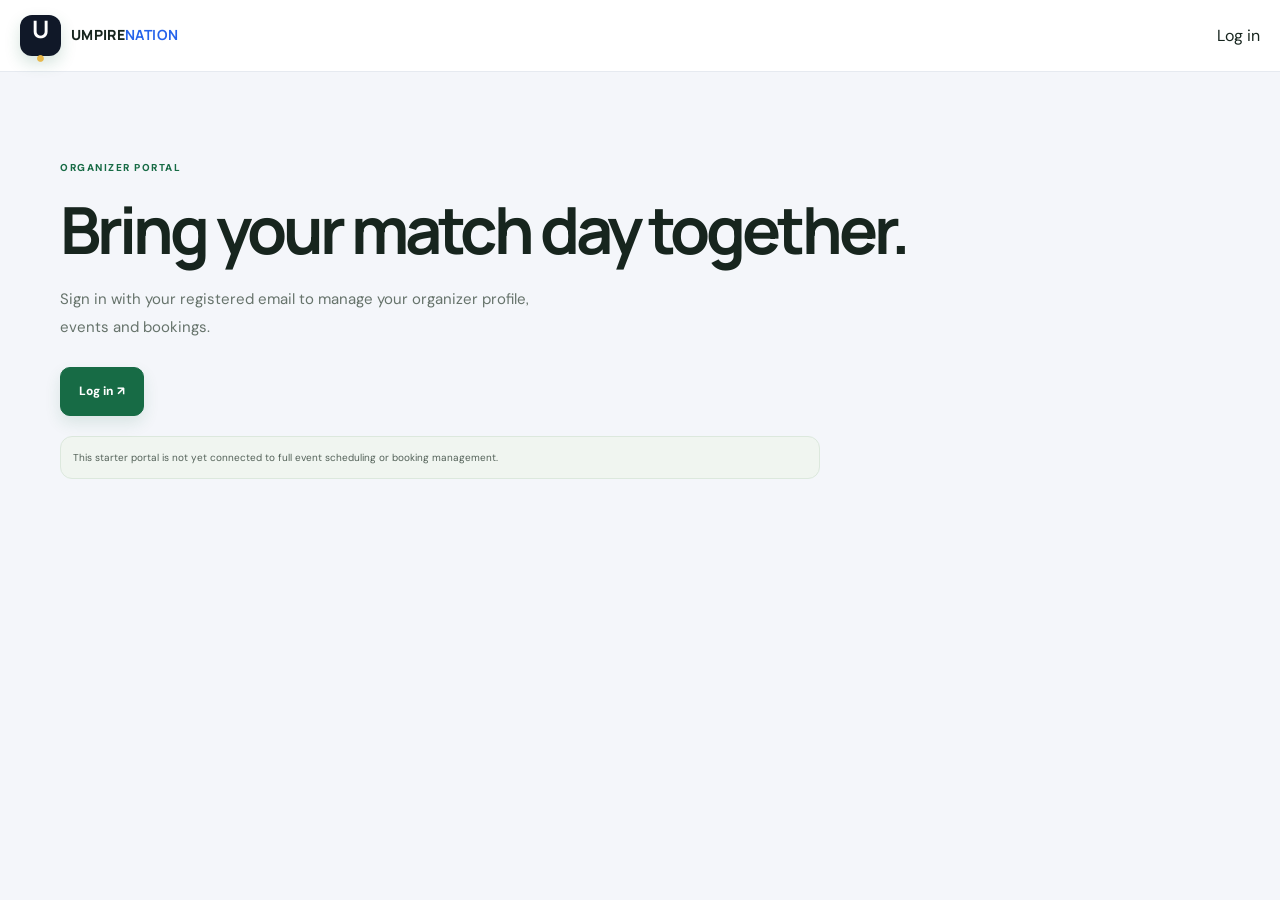
<file: organizer-dashboard.html>
<!doctype html><html lang="en"><head><meta charset="utf-8"><meta name="viewport" content="width=device-width,initial-scale=1"><title>Organizer portal | UMPIRENATION</title><link rel="stylesheet" href="style.css"></head><body class="dash"><header class="dash-header"><a class="brand" href="index.html"><b class="logo">U<span>•</span></b><span>UMPIRE<strong>NATION</strong></span></a><a href="login.html">Log in</a></header><main class="wrap section"><div class="eyebrow">ORGANIZER PORTAL</div><h1>Bring your match day together.</h1><p class="lead">Sign in with your registered email to manage your organizer profile, events and bookings.</p><a class="btn" href="login.html">Log in ↗</a><div class="note">This starter portal is not yet connected to full event scheduling or booking management.</div></main></body></html>
</file>
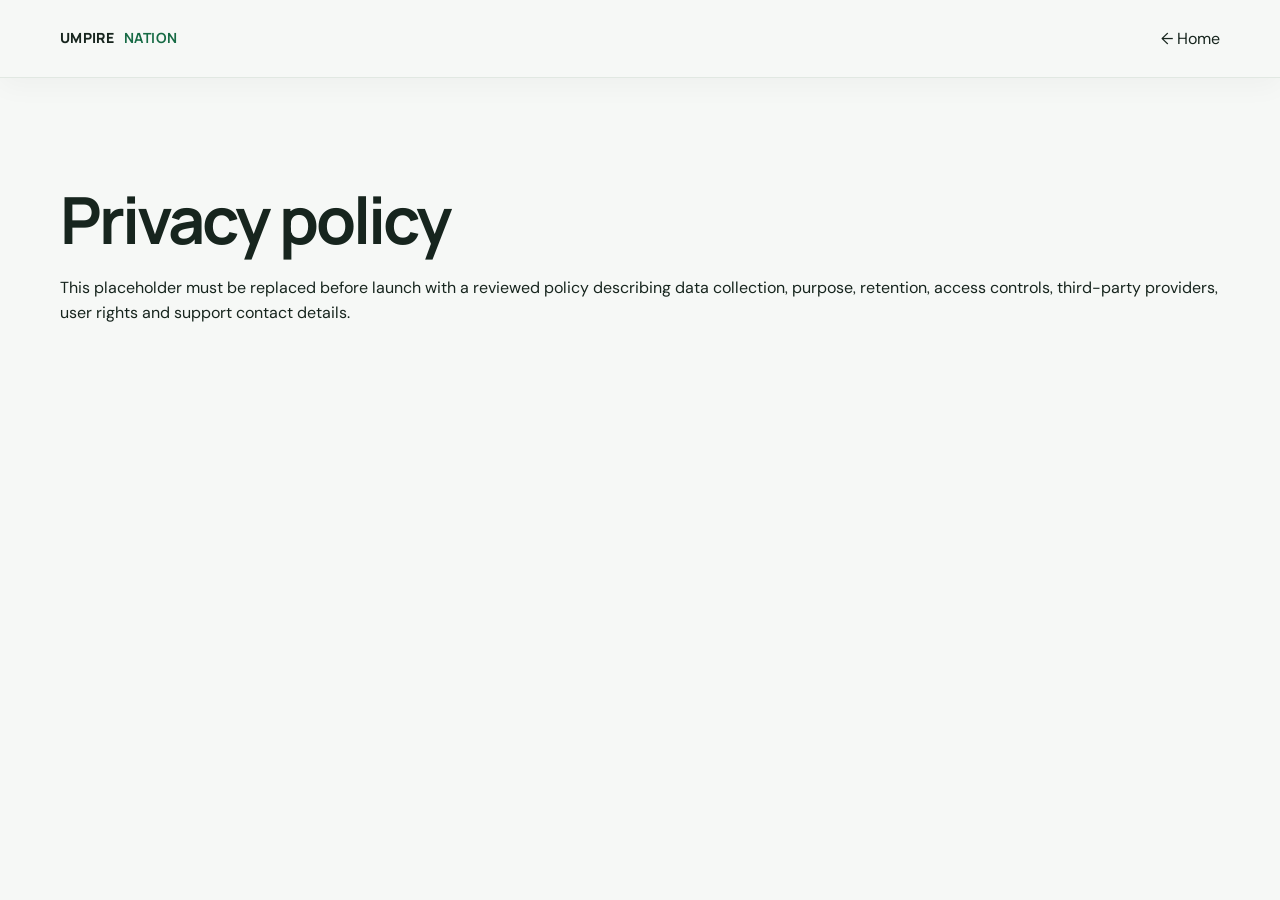
<file: privacy.html>
<!doctype html><html lang="en"><head><meta charset="utf-8"><meta name="viewport" content="width=device-width,initial-scale=1"><title>Privacy | UMPIRENATION</title><link rel="stylesheet" href="style.css"></head><body><header class="header"><a class="brand" href="index.html">UMPIRE<strong>NATION</strong></a><a href="index.html">← Home</a></header><main class="wrap section"><h1>Privacy policy</h1><p>This placeholder must be replaced before launch with a reviewed policy describing data collection, purpose, retention, access controls, third-party providers, user rights and support contact details.</p></main></body></html>
</file>
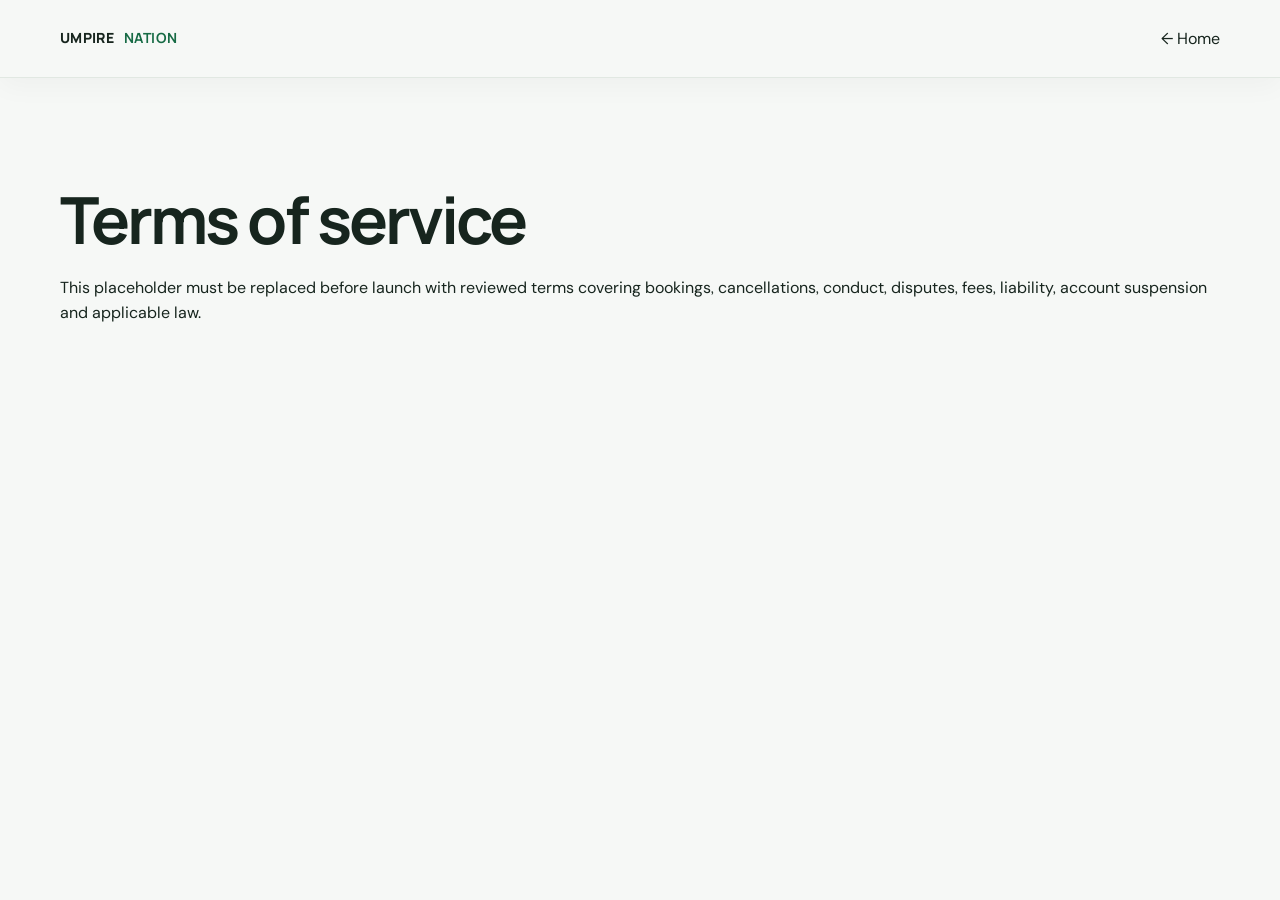
<file: terms.html>
<!doctype html><html lang="en"><head><meta charset="utf-8"><meta name="viewport" content="width=device-width,initial-scale=1"><title>Terms | UMPIRENATION</title><link rel="stylesheet" href="style.css"></head><body><header class="header"><a class="brand" href="index.html">UMPIRE<strong>NATION</strong></a><a href="index.html">← Home</a></header><main class="wrap section"><h1>Terms of service</h1><p>This placeholder must be replaced before launch with reviewed terms covering bookings, cancellations, conduct, disputes, fees, liability, account suspension and applicable law.</p></main></body></html>
</file>
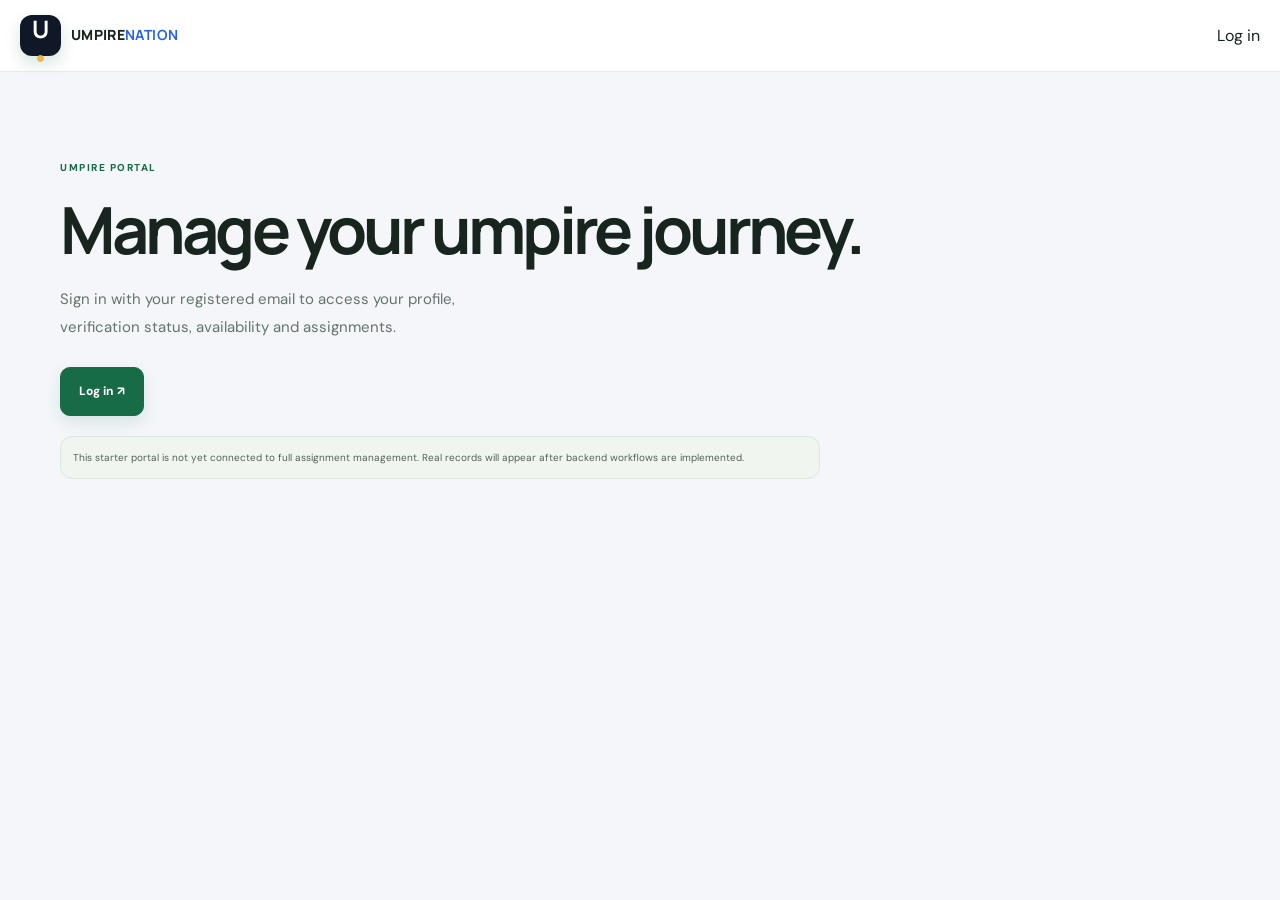
<file: umpire-dashboard.html>
<!doctype html><html lang="en"><head><meta charset="utf-8"><meta name="viewport" content="width=device-width,initial-scale=1"><title>Umpire portal | UMPIRENATION</title><link rel="stylesheet" href="style.css"></head><body class="dash"><header class="dash-header"><a class="brand" href="index.html"><b class="logo">U<span>•</span></b><span>UMPIRE<strong>NATION</strong></span></a><a href="login.html">Log in</a></header><main class="wrap section"><div class="eyebrow">UMPIRE PORTAL</div><h1>Manage your umpire journey.</h1><p class="lead">Sign in with your registered email to access your profile, verification status, availability and assignments.</p><a class="btn" href="login.html">Log in ↗</a><div class="note">This starter portal is not yet connected to full assignment management. Real records will appear after backend workflows are implemented.</div></main></body></html>
</file>
<file: style.css>
@import url('https://fonts.googleapis.com/css2?family=DM+Sans:wght@400;500;600;700&family=Manrope:wght@400;500;600;700;800&display=swap');
:root{--forest:#10251D;--green:#176B45;--emerald:#278458;--off:#F6F8F6;--ink:#17251E;--muted:#66736B;--line:#E1E8E2;--gold:#E8B84A;--white:#fff}*{box-sizing:border-box}html{scroll-behavior:smooth;scroll-padding-top:90px}body{margin:0;background:var(--off);color:var(--ink);font-family:"DM Sans",sans-serif;line-height:1.6}a{color:inherit;text-decoration:none}h1,h2,h3{font-family:Manrope,sans-serif;letter-spacing:-.045em}.wrap{width:min(1160px,calc(100% - 44px));margin:auto}.topline{background:var(--forest);color:#d9e5dd;text-align:center;font-size:11px;letter-spacing:.04em;padding:8px}.topline:first-letter{color:var(--gold)}.topline span{margin:0 8px;color:#789083}.header{height:78px;display:flex;align-items:center;justify-content:space-between;padding:0 max(22px,calc((100vw - 1160px)/2));position:sticky;top:0;background:#f6f8f6ed;backdrop-filter:blur(12px);border-bottom:1px solid var(--line);z-index:10}.brand{display:flex;align-items:center;gap:10px;font:800 14px Manrope;letter-spacing:.04em;line-height:1.15}.brand strong{color:var(--green)}.brand small{display:block;font:700 7px "DM Sans";letter-spacing:.12em;color:var(--muted);margin-top:5px}.logo{width:41px;height:41px;display:grid;place-items:center;background:var(--green);color:white;border-radius:13px;font-size:24px}.logo span{color:var(--gold)}nav{display:flex;align-items:center;gap:27px;font-size:12px;font-weight:700;color:#4f5d53}nav a:hover{color:var(--green)}.btn{display:inline-flex;justify-content:center;align-items:center;gap:14px;background:var(--green);color:#fff;padding:14px 18px;border-radius:9px;font-size:12px;font-weight:800;border:1px solid var(--green);transition:.2s;cursor:pointer}.btn:hover{transform:translateY(-2px);background:#125638}.btn-sm{padding:10px 14px}.outline{background:transparent;color:var(--forest);border-color:#cbd6cd}.outline:hover{color:white}.white{background:#fff;color:var(--forest);border-color:white}.white:hover{background:#f1f5f1;color:var(--green)}.menu-btn{display:none;border:0;background:none;font-size:24px}.hero{min-height:560px;display:grid;grid-template-columns:1fr 1fr;align-items:center;gap:40px;padding-top:45px;padding-bottom:55px}.eyebrow{font-size:10px;font-weight:800;letter-spacing:.15em;color:var(--green)}h1{font-size:clamp(43px,5.4vw,65px);line-height:1.06;margin:20px 0}.hero h1 em{font-style:normal;color:var(--green);text-decoration:underline;text-decoration-color:var(--gold);text-decoration-thickness:5px;text-underline-offset:8px}.lead{max-width:470px;color:var(--muted);font-size:15px;line-height:1.9;margin-bottom:25px}.actions{display:flex;flex-wrap:wrap;gap:11px}.proof{display:flex;align-items:center;gap:11px;margin-top:32px}.proof>b{background:#e3efe5;color:var(--green);width:32px;height:32px;border-radius:50%;display:grid;place-items:center}.proof strong,.proof small{display:block}.proof strong{font-size:11px}.proof small{font-size:10px;color:var(--muted)}.art{min-height:410px;display:grid;place-items:center;position:relative;isolation:isolate}.art:before{content:"";position:absolute;inset:30px 10px;border-radius:50%;background:linear-gradient(145deg,#e3eee4,#f7faf7);z-index:-2}.orbit{position:absolute;width:420px;height:260px;border:1px solid #d6e3d8;border-radius:50%;transform:rotate(-25deg)}.field{width:min(340px,82%);aspect-ratio:1;border-radius:50%;background:repeating-linear-gradient(35deg,#246a47 0 33px,#286f4a 33px 66px);border:9px solid #e3eee4;box-shadow:0 24px 50px #10412730;position:relative;overflow:hidden}.circle{position:absolute;border:1px solid #ffffff70;border-radius:50%;inset:13%}.c2{inset:29%;border-style:dashed}.pitch{position:absolute;top:27%;left:39%;width:22%;height:47%;background:#c5b68c;border:2px solid #ffffff80;display:flex;flex-direction:column;align-items:center;justify-content:space-between;padding:9px 0}.pitch i{height:2px;width:60%;background:#fff5d8}.pitch b{width:5px;height:5px;border-radius:50%;background:var(--gold)}.sun{position:absolute;top:15%;right:19%;background:var(--gold);width:19px;height:19px;border-radius:50%;box-shadow:0 0 24px #e8b84a80}.float{position:absolute;background:#fff;border:1px solid var(--line);border-radius:13px;padding:12px 14px;box-shadow:0 15px 35px #10251d18;display:flex;align-items:center;gap:11px;color:var(--green);font-size:20px}.float span b,.float span small{display:block}.float b{font-size:11px;color:var(--ink)}.float small{font-size:9px;color:var(--muted)}.f1{top:75px;right:0}.f2{bottom:75px;left:-6px}.art-tag{position:absolute;bottom:23px;right:0;background:white;border:1px solid var(--line);border-radius:50px;padding:9px 13px;font-size:8px;font-weight:800;letter-spacing:.1em}.trust-strip{display:grid;grid-template-columns:repeat(4,1fr);background:#fff;border-block:1px solid var(--line);padding:23px max(22px,calc((100vw - 1080px)/2));gap:15px}.trust-strip div{padding-left:20px;border-right:1px solid var(--line)}.trust-strip div:first-child{padding-left:0}.trust-strip div:last-child{border:0}.trust-strip b,.trust-strip span{display:block}.trust-strip b{font:800 14px Manrope}.trust-strip span{font-size:10px;color:var(--muted);margin-top:4px}.section{padding-top:88px;padding-bottom:88px}.section-head{display:flex;justify-content:space-between;align-items:end;gap:25px;margin-bottom:30px}.section h2,.trust-card h2{font-size:clamp(30px,4vw,42px);line-height:1.15;margin:10px 0}.section-head p{max-width:350px;color:var(--muted);font-size:12px;line-height:1.8;margin:0 0 3px}.cards{display:grid;grid-template-columns:repeat(3,1fr);gap:16px}.cards article{background:#fff;border:1px solid var(--line);border-radius:17px;padding:25px;position:relative;transition:.25s}.cards article:hover{transform:translateY(-4px);box-shadow:0 20px 45px #10251d10}.cards .highlight{background:#edf4ee}.num{position:absolute;right:22px;top:22px;color:#a3b1a6;font-size:10px;font-weight:800}.icon{width:44px;height:44px;border-radius:12px;background:#e7f1e8;color:var(--green);display:grid;place-items:center;font-size:23px}.cards h3{font-size:18px;margin:20px 0 8px}.cards p{font-size:11px;color:var(--muted);line-height:1.9;min-height:60px}.cards a{font-size:11px;font-weight:800;color:var(--green)}.formats{background:var(--forest);color:#fff;padding:80px 0;overflow:hidden}.format-grid{display:grid;grid-template-columns:.9fr 1.1fr;gap:90px}.light{color:#d8bd6e}.formats h2,.cta h2{font-size:clamp(35px,4.5vw,48px);line-height:1.12;margin:14px 0}.formats p,.cta p{font-size:12px;color:#bdcbc1;line-height:1.9;max-width:350px;margin-bottom:24px}.format-list>div{display:grid;grid-template-columns:35px 1fr;gap:0 13px;border-bottom:1px solid #ffffff20;padding:13px 0}.format-list>div span{grid-row:span 2;color:var(--gold);font-size:10px;font-weight:800}.format-list b{font:700 13px Manrope}.format-list small{font-size:10px;color:#bdcbc1}.disclaimer{display:block;font-size:9px;color:#91a397;margin-top:15px}.trust-card{display:grid;grid-template-columns:.6fr 1.4fr;align-items:center;gap:55px;background:#fff;border:1px solid var(--line);border-radius:22px;padding:42px 52px}.shield{height:145px;border-radius:22px;background:#e9f2ea;color:var(--green);display:grid;place-items:center;font-size:65px}.trust-card p{font-size:12px;line-height:1.9;color:var(--muted)}.checks{font-size:10px;font-weight:800;color:var(--green);line-height:2.2}.cta{background:var(--green);color:#fff;padding:60px 0}.cta-grid{display:flex;align-items:center;justify-content:space-between;gap:50px}.cta h2{margin-bottom:0}.cta-grid>div:last-child{max-width:350px}.cta p{margin-bottom:15px}.foot{display:flex;align-items:center;justify-content:space-between;gap:25px;padding-top:30px;padding-bottom:25px}.foot p{font-size:10px;color:#9aaca0;margin:0}.foot>div{display:flex;gap:17px;font-size:10px;color:#d3ddd5}.foot-bottom{border-top:1px solid #ffffff17;padding-top:14px;padding-bottom:18px;color:#89998e;font-size:9px;display:flex;justify-content:space-between;gap:12px}footer{background:#0b1b14;color:white}
.page-shell{min-height:100vh;display:grid;grid-template-columns:.9fr 1.1fr;background:#fff}.auth-side{background:var(--forest);color:#fff;padding:35px clamp(24px,5vw,65px);display:flex;flex-direction:column;justify-content:space-between;position:relative;overflow:hidden}.auth-side:after{content:"";position:absolute;width:430px;height:430px;border:1px solid #ffffff16;border-radius:50%;bottom:-220px;left:-170px;box-shadow:0 0 0 60px #ffffff05,0 0 0 120px #ffffff04}.auth-side .brand{position:relative;z-index:1}.auth-side .brand small{color:#a1b2a5}.auth-copy{position:relative;z-index:1;margin:55px 0;max-width:460px}.auth-copy h1{font-size:clamp(38px,4vw,53px)}.auth-copy p{font-size:13px;color:#bdcbc1;line-height:1.9}.auth-copy .eyebrow{color:var(--gold)}.benefits{display:grid;gap:12px;color:#d7e4da;font-size:11px;margin-top:24px}.auth-bottom{font-size:10px;color:#8fa194;position:relative;z-index:1}.auth-main{padding:35px 23px;display:grid;place-items:center}.auth-form{width:min(430px,100%)}.auth-top{display:flex;justify-content:space-between;font-size:11px;color:var(--muted);margin-bottom:30px}.auth-top a,.switch a{color:var(--green);font-weight:800}.auth-form h2{font-size:29px;margin:0 0 7px}.intro{font-size:12px;color:var(--muted);margin-bottom:25px}.form-grid{display:grid;gap:14px}.field label{display:block;font-size:11px;font-weight:800;margin-bottom:6px}.field input,.field select{width:100%;padding:12px 13px;border:1px solid #dce5de;border-radius:9px;background:#fbfcfb;font-size:12px;outline:none}.field input:focus,.field select:focus{border-color:var(--emerald);box-shadow:0 0 0 3px #2784581b}.form-row{display:flex;justify-content:space-between;align-items:center;gap:12px;font-size:10px}.check{display:flex;align-items:center;gap:7px;color:var(--muted);font-size:10px}.check input{accent-color:var(--green)}.link{border:0;background:none;color:var(--green);font-size:10px;font-weight:800;cursor:pointer}.submit{width:100%;margin-top:5px}.status{display:none;padding:10px 12px;border-radius:8px;font-size:11px;line-height:1.6}.status.show{display:block}.status.error{background:#fff0ef;color:#9a302a}.status.success{background:#eaf5ec;color:#17613b}.status.info{background:#edf3f8;color:#294f72}.switch{text-align:center;color:var(--muted);font-size:11px;margin-top:20px}.note{margin-top:20px;background:#f0f5f0;border:1px solid #dce8dd;padding:12px;border-radius:9px;color:#536158;font-size:10px;line-height:1.7}
.dash{min-height:100vh;background:#f4f7f4}.dash-header{background:white;border-bottom:1px solid var(--line);padding:15px max(20px,calc((100vw - 1350px)/2));display:flex;align-items:center;justify-content:space-between;gap:12px}.dash-user{font-size:11px;display:flex;align-items:center;gap:12px}.dash-user button,.small-btn{border:1px solid var(--line);background:white;border-radius:7px;padding:8px 10px;font-size:10px;cursor:pointer}.admin-layout{width:min(1350px,100%);margin:auto;padding:24px;display:grid;grid-template-columns:210px 1fr;gap:22px}.sidebar{background:var(--forest);color:#c7d5ca;border-radius:14px;padding:17px;height:max-content;position:sticky;top:18px}.side-label{font-size:9px;letter-spacing:.13em;color:#83998b;margin:10px}.sidebar button{display:block;width:100%;text-align:left;background:transparent;border:0;color:inherit;padding:10px;border-radius:7px;font-size:11px;cursor:pointer}.sidebar button.active,.sidebar button:hover{background:#1c3b2b;color:#fff}.admin-content h1{font-size:29px;margin:0 0 4px}.sub{font-size:11px;color:var(--muted);margin-bottom:22px}.metrics{display:grid;grid-template-columns:repeat(4,1fr);gap:12px;margin-bottom:18px}.metric,.panel{background:#fff;border:1px solid var(--line);border-radius:12px;padding:17px}.metric span{display:block;font-size:10px;color:var(--muted)}.metric strong{display:block;font:800 26px Manrope;margin:6px 0}.metric small{font-size:9px;color:var(--muted)}.panel{margin-bottom:16px;min-width:0}.panel-head{display:flex;justify-content:space-between;gap:12px;align-items:center;margin-bottom:14px}.panel h2{font:800 15px Manrope;margin:0}.toolbar{display:flex;flex-wrap:wrap;gap:8px;margin-bottom:14px}.toolbar input,.toolbar select{border:1px solid var(--line);border-radius:7px;padding:9px;font-size:10px;background:white}.table-wrap{overflow:auto}table{width:100%;border-collapse:collapse;font-size:10px;white-space:nowrap}th{text-align:left;background:#f7f9f7;color:#637066;font-size:9px;padding:11px;text-transform:uppercase}td{padding:12px 10px;border-bottom:1px solid #edf1ed}.pill{display:inline-block;padding:4px 7px;border-radius:30px;background:#eaf4ec;color:#17613b;font-size:9px;font-weight:800}.pill.pending{background:#fff3d7;color:#855d08}.pill.bad{background:#fff0ef;color:#9a302a}.empty{text-align:center;padding:32px 12px;color:var(--muted);font-size:11px}.empty b{display:block;color:var(--ink);font-size:13px;margin-bottom:5px}.warning{background:#fff9e9;border:1px solid #efdca9;padding:13px;border-radius:9px;font-size:10px;line-height:1.7;color:#765817;margin-bottom:15px}.hidden{display:none!important}code{font-size:10px}
@media(max-width:850px){.hero{gap:18px}.art{transform:scale(.92)}.format-grid{gap:40px}.trust-card{gap:30px;padding:30px}.metrics{grid-template-columns:repeat(2,1fr)}.admin-layout{grid-template-columns:170px 1fr;gap:13px;padding:14px}}
@media(max-width:680px){.wrap{width:calc(100% - 34px)}.header{height:68px;padding:0 17px}.logo{width:37px;height:37px}.brand{font-size:12px}.brand small{font-size:6px}.menu-btn{display:block}nav{display:none;position:absolute;top:67px;left:0;right:0;background:#fff;padding:18px;box-shadow:0 16px 25px #10251d12;flex-direction:column;align-items:stretch;gap:16px}nav.open{display:flex}nav .btn{width:100%}.hero{grid-template-columns:1fr;padding-top:42px;gap:10px}.hero h1{font-size:47px}.lead{font-size:13px}.art{min-height:340px;transform:none}.field{width:270px}.orbit{width:330px;height:220px}.f1{top:58px;right:-2px}.f2{left:-2px;bottom:55px}.trust-strip{grid-template-columns:repeat(2,1fr);padding:20px 17px;gap:16px}.trust-strip div{padding-left:10px}.trust-strip div:nth-child(2){border:0}.trust-strip div:nth-child(3){padding-left:0}.section{padding:60px 0}.section-head{display:block}.section-head p{margin-top:12px}.cards{grid-template-columns:1fr}.cards p{min-height:0}.formats{padding:60px 0}.format-grid{grid-template-columns:1fr;gap:30px}.trust-card{grid-template-columns:1fr;padding:22px;gap:20px}.shield{height:115px}.cta-grid{display:block}.cta-grid>div:last-child{margin-top:24px}.foot{display:grid;gap:16px}.foot-bottom{flex-wrap:wrap}.page-shell{grid-template-columns:1fr}.auth-side{padding:22px;min-height:235px}.auth-copy{margin:30px 0 18px}.auth-copy h1{font-size:35px}.auth-copy p{font-size:11px}.benefits,.auth-bottom{display:none}.auth-main{padding:30px 20px 45px}.admin-layout{display:block;padding:12px}.sidebar{position:static;display:flex;overflow:auto;gap:4px;margin-bottom:16px}.sidebar .side-label{display:none}.sidebar button{white-space:nowrap;width:auto}.admin-content h1{font-size:25px}.metric{padding:12px}.metric strong{font-size:23px}.panel{padding:13px}.panel-head{align-items:flex-start;flex-direction:column}.dash-header{padding:12px 15px}.dash-user{font-size:9px}}
@media(prefers-reduced-motion:reduce){*,*:before,*:after{scroll-behavior:auto!important;transition:none!important}}

/* UMPIRENATION UI refresh — Forest Green public brand + Midnight Blue admin */
:root{--midnight:#101828;--blue:#2563EB;--blue-soft:#60A5FA;--gold:#E8B84A;--shadow-soft:0 18px 50px rgba(16,40,28,.08)}
body{font-feature-settings:"ss01" on; -webkit-font-smoothing:antialiased}
::selection{background:#dcece0;color:var(--forest)}
:focus-visible{outline:3px solid #60a5fa;outline-offset:3px}
.header{box-shadow:0 8px 28px rgba(16,37,29,.035)}
.brand{letter-spacing:.025em}
.logo{box-shadow:0 7px 16px rgba(23,107,69,.18);border-radius:12px}
.btn{box-shadow:0 7px 16px rgba(23,107,69,.12);border-radius:10px;min-height:43px}
.btn:focus-visible,.small-btn:focus-visible{outline-offset:3px}
.hero{padding-top:58px;padding-bottom:66px}
.hero h1{letter-spacing:-.065em}
.hero h1 em{text-decoration:none;position:relative;white-space:nowrap}
.hero h1 em:after{content:"";height:5px;position:absolute;left:0;right:0;bottom:-5px;border-radius:10px;background:var(--gold)}
.art:before{background:radial-gradient(circle at 45% 45%,#e5f0e7 0,#f6f9f6 65%,transparent 72%)}
.float{box-shadow:0 18px 45px rgba(16,37,29,.13);border-radius:14px}
.trust-strip{box-shadow:0 -1px 0 rgba(16,37,29,.02)}
.cards article{box-shadow:0 8px 24px rgba(16,37,29,.025)}
.cards article:hover{box-shadow:0 22px 50px rgba(16,37,29,.10)}
.cards .highlight{border-color:#d7e6d9;background:linear-gradient(145deg,#edf5ee,#f8fbf8)}
.formats{background:radial-gradient(circle at 88% 15%,#1d3b2e 0,transparent 33%),var(--forest)}
.trust-card{box-shadow:var(--shadow-soft)}
.cta{background:linear-gradient(110deg,#176B45,#1b7950)}
footer{background:#0b1b14}
.page-shell{background:#fff}
.auth-side{background:radial-gradient(circle at 90% 12%,#1b4934 0,transparent 35%),var(--forest)}
.auth-main{background:linear-gradient(135deg,#fff,#f9fbf9)}
.auth-form h2{letter-spacing:-.055em}
.field input,.field select{min-height:45px;border-radius:10px;transition:border-color .18s,box-shadow .18s,background .18s}
.field input:focus,.field select:focus{background:#fff}
.check{line-height:1.6}
.status{border:1px solid transparent}
.status.error{border-color:#f6d1cd}.status.success{border-color:#cce8d2}.status.info{border-color:#d2e1f1}
/* Midnight Blue is reserved for the admin workspace. */
.dash{background:#f4f6fa}
.dash-header{border-color:#e6eaf0}
.dash-header .logo{background:var(--midnight)}
.dash-header .brand strong{color:var(--blue)}
.admin-layout{gap:24px}
.sidebar{background:var(--midnight);border-radius:16px;box-shadow:0 15px 35px rgba(16,24,40,.12);color:#cbd5e1}
.side-label{color:#8290a6}
.sidebar button{padding:11px 12px;border-radius:9px;transition:background .18s,color .18s}
.sidebar button.active,.sidebar button:hover{background:#202d43;color:#fff}
.admin-content h1{letter-spacing:-.055em}
.metric,.panel{border-color:#e6eaf0;border-radius:15px;box-shadow:0 8px 25px rgba(16,24,40,.025)}
.metric strong{letter-spacing:-.05em}
.panel h2{letter-spacing:-.025em}
.small-btn{font-weight:700;transition:.18s}
.small-btn:hover{border-color:#9db7f8;color:var(--blue);background:#f7f9ff}
th{background:#f6f8fc;color:#64748b}
td{border-bottom-color:#edf0f5}
.toolbar input:focus,.toolbar select:focus{outline:2px solid #bfceff;border-color:var(--blue)}
.warning{border-radius:11px}
/* Consistent portal landing pages */
.dash .section h1{letter-spacing:-.06em}
.dash .section .note{max-width:760px;border-radius:12px}
@media(max-width:850px){.hero{padding-top:42px;padding-bottom:45px}.admin-layout{gap:14px}}
@media(max-width:680px){.hero{padding-top:34px}.hero h1{letter-spacing:-.06em}.auth-side{background:radial-gradient(circle at 95% 0,#1b4934 0,transparent 42%),var(--forest)}.cards article{border-radius:14px}.trust-card{box-shadow:none}.admin-layout{padding:12px}.sidebar{border-radius:12px}.metrics{gap:9px}.metric,.panel{border-radius:12px}}
@media(prefers-reduced-motion:reduce){.btn,.cards article,.small-btn{transition:none!important}}
</file>
